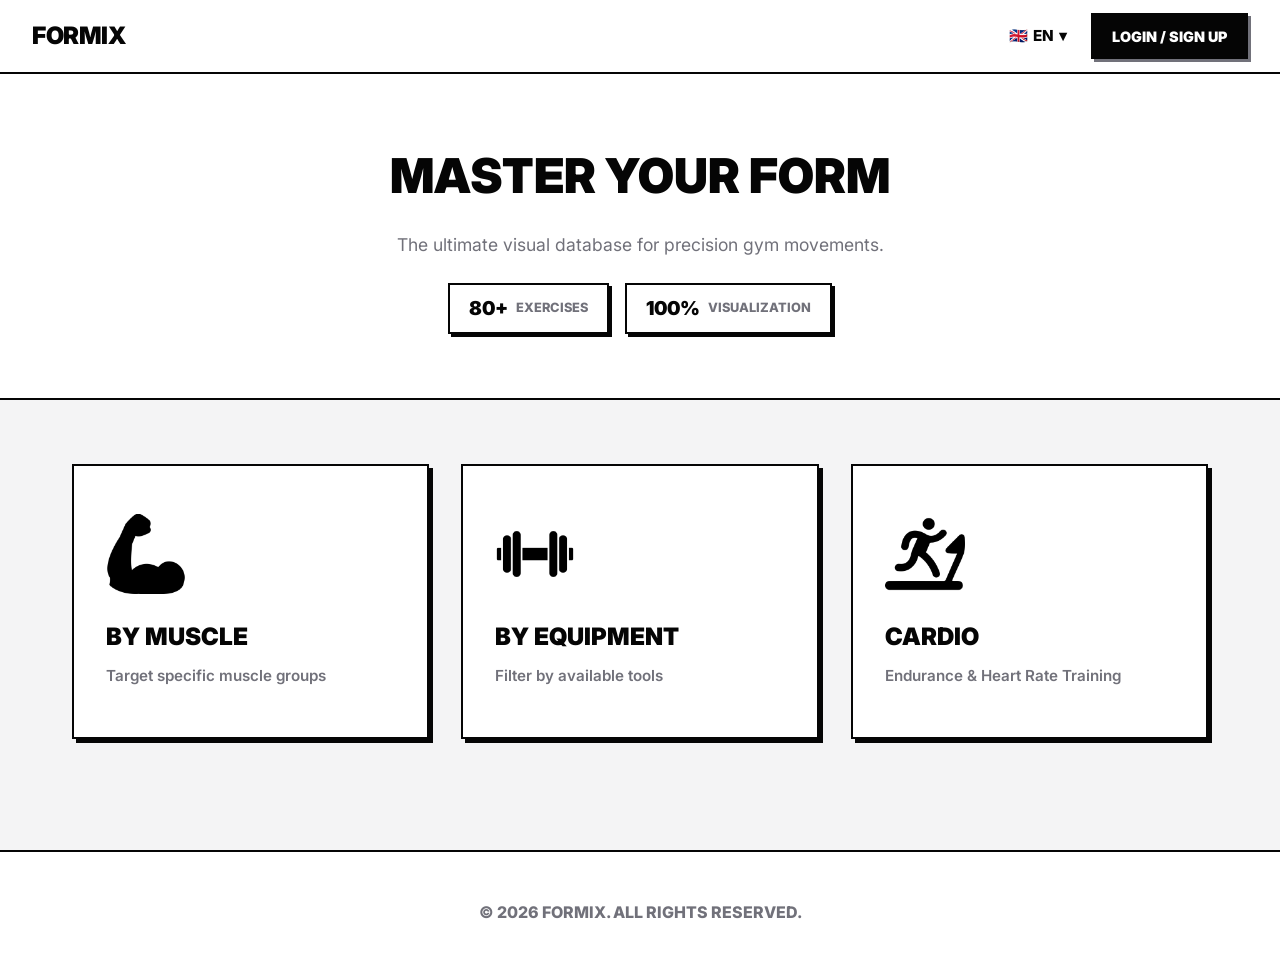
<file: index.html>
<!DOCTYPE html>
<html lang="en">
<head>
    <meta charset="UTF-8">
    <meta name="viewport" content="width=device-width, initial-scale=1.0">
    <link href="https://fonts.googleapis.com/css2?family=Inter:wght@300;400;600;800&display=swap" rel="stylesheet">
    <link rel="stylesheet" href="css/style.css">
    <link rel="icon" type="image/png" href="assets/mini-logo.png">
    <title>Formix</title>
</head>
<body>
    <nav class="navbar">
        <a href="index.html" class="logo">FORMIX</a>
        <div class="nav-right">
            <div class="lang-dropdown">
                <div class="lang-dropbtn"><span id="current-flag">🇬🇧</span> <span id="current-lang">EN</span> &#9662;</div>
                <div class="lang-dropdown-content">
                    <a href="javascript:void(0)" onclick="setLanguage('en')">🇬🇧 English</a>
                    <a href="javascript:void(0)" onclick="setLanguage('id')">🇮🇩 Indonesia</a>
                </div>
            </div>
            <div id="auth-container"></div>
        </div>
    </nav>
    <header class="hero">
        <div class="hero-content">
            <h1 data-i18n="hero_title">BUILD YOUR PERFECT ROUTINE</h1>
            <p data-i18n="hero_desc">A complete fitness platform featuring visual exercise guides and customizable workout tracking.</p>
            <div class="db-widget">
                <div class="db-stat"><span class="db-number">80+</span><span class="db-label" data-i18n="wdg_ex">Exercises</span></div>
                <div class="db-stat"><span class="db-number">100%</span><span class="db-label" data-i18n="wdg_vis">Visualization</span></div>
            </div>
        </div>
    </header>
    <main>
        <section class="selection-container fade-in">
            <a href="muscle.html" class="card">
                <div class="card-icon"><img src="assets/biceps.png" alt="Muscle"></div>
                <h2 data-i18n="nav_muscle">BY MUSCLE</h2>
                <p data-i18n="nav_muscle_desc">Target specific muscle groups</p>
                <div class="card-arrow">&rarr;</div>
            </a>
            <a href="equipment.html" class="card">
                <div class="card-icon"><img src="assets/dumbbells.png" alt="Equipment"></div>
                <h2 data-i18n="nav_equip">BY EQUIPMENT</h2>
                <p data-i18n="nav_equip_desc">Filter by available tools</p>
                <div class="card-arrow">&rarr;</div>
            </a>
            <a href="workouts.html?category=cardio" class="card">
                <div class="card-icon"><img src="assets/runner.png" alt="Cardio"></div>
                <h2 data-i18n="nav_cardio">CARDIO</h2>
                <p data-i18n="nav_cardio_desc">Endurance & Heart Rate Training</p>
                <div class="card-arrow">&rarr;</div>
            </a>
        </section>
    </main>
    <footer data-i18n="footer">&copy; 2026 FORMIX. All Rights Reserved.</footer>
    <script src="js/db/muscles.js"></script><script src="js/db/upper.js"></script><script src="js/db/lower.js"></script><script src="js/db/cardio.js"></script>
    <script src="js/lang.js"></script><script src="js/auth.js"></script><script src="js/app.js"></script>
</body>
</html>
</file>
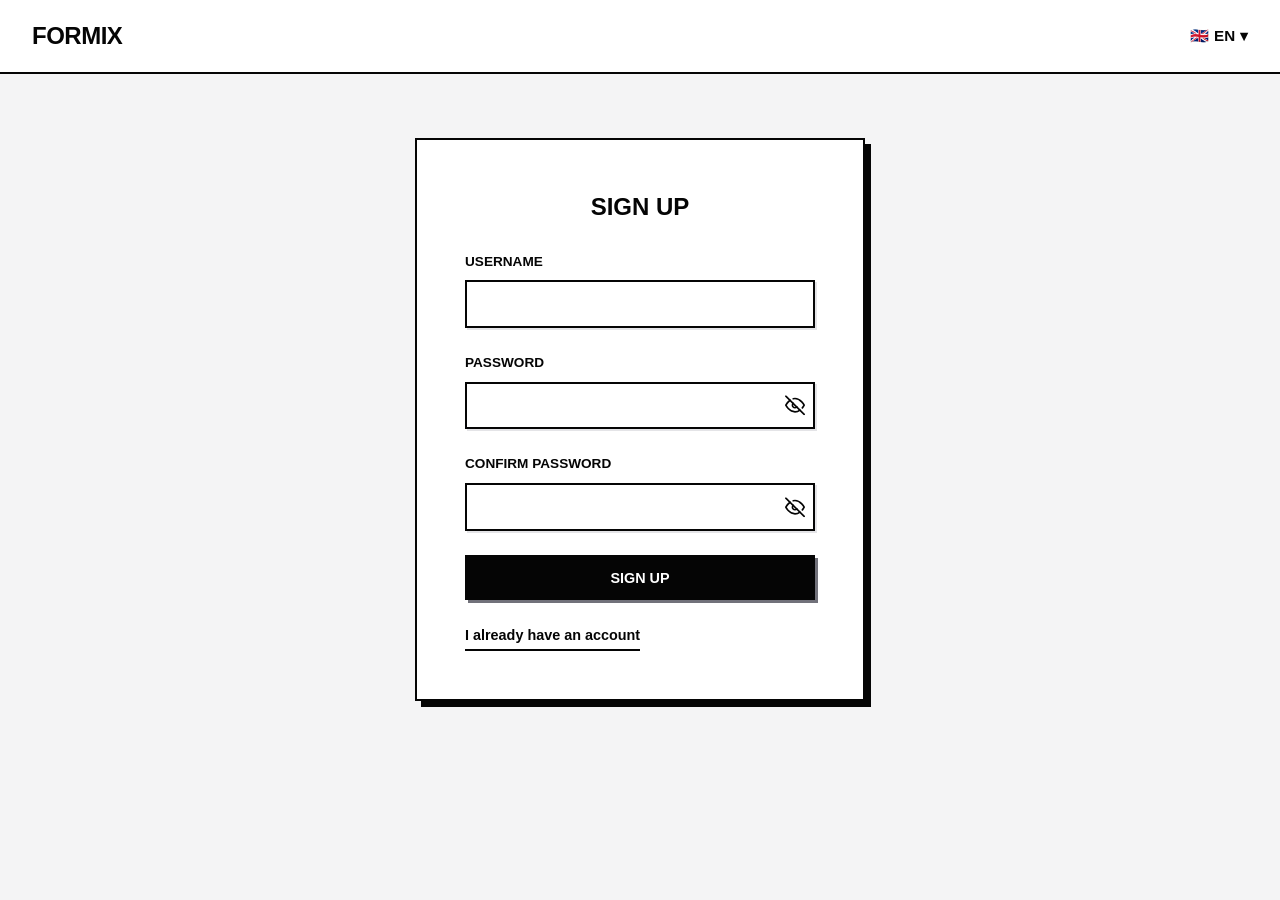
<file: account.html>
<!DOCTYPE html>
<html lang="en">
<head>
    <meta charset="UTF-8">
    <meta name="viewport" content="width=device-width, initial-scale=1.0">
    <link rel="stylesheet" href="css/style.css">
    <link rel="icon" type="image/png" href="assets/mini-logo.png">
    <title>Formix - My Account</title>
</head>
<body>
    <nav class="navbar"><a href="index.html" class="logo">FORMIX</a><div class="nav-right"><div class="lang-dropdown"><div class="lang-dropbtn"><span id="current-flag">🇬🇧</span> <span id="current-lang">EN</span> &#9662;</div><div class="lang-dropdown-content"><a href="javascript:void(0)" onclick="setLanguage('en')">🇬🇧 English</a><a href="javascript:void(0)" onclick="setLanguage('id')">🇮🇩 Indonesia</a></div></div><div id="auth-container"></div></div></nav>
    <header class="page-header">
        <a href="javascript:history.back()" class="header-back-btn" data-i18n="btn_back">&larr; Back</a>
        <h1 data-i18n="acc_title">ACCOUNT SETTINGS</h1>
    </header>
    <main>
        <!-- PROFILE EDIT -->
        <div class="account-container fade-in" style="margin-bottom:2rem;">
            <h3 data-i18n="acc_edit_prof" class="section-header" style="display:block; text-align:center; width:100%; border:none;">Edit Profile</h3>
            <form onsubmit="saveProfile(event)">
                <div class="form-group text-center">
                    <img id="prof-pic-preview" src="" style="width:120px; height:120px; display:none; border-radius:50%; object-fit:cover; margin:0 auto 1rem; border: 3px solid var(--black);">
                    <input type="file" id="prof-pic-file" accept="image/*" onchange="previewImage(event)" style="font-size:0.9rem;">
                </div>
                <div class="form-group"><label>Username</label><input type="text" id="prof-user" required></div>
                <button type="submit" class="btn-primary" data-i18n="btn_save" style="width:100%">Save Profile</button>
            </form>
            <hr style="margin:2rem 0; border:1px solid var(--gray-border);">
            <button onclick="deleteAccount()" class="btn-primary btn-danger" data-i18n="btn_delete" style="width:100%;">Delete Account</button>
        </div>

        <!-- PASSWORD CHANGE -->
        <div class="account-container fade-in">
            <button id="toggle-pwd-btn" class="btn-primary" onclick="togglePasswordForm()" style="width:100%;" data-i18n="acc_change_pwd">Change Password</button>
            <div id="pwd-form-container" style="display:none; margin-top:2rem;">
                <h3 data-i18n="acc_change_pwd" class="section-header" style="display:block; text-align:center; width:100%; border:none; margin-top:0;">Change Password</h3>
                <form onsubmit="changePassword(event)">
                    <div class="form-group">
                        <label data-i18n="acc_old_pwd">Old Password</label>
                        <div class="pwd-wrapper">
                            <input type="password" id="old-pass" required>
                            <button type="button" class="pwd-toggle" id="toggle-old-pass" onclick="togglePassword('old-pass', 'toggle-old-pass')">
                                <svg width="20" height="20" viewBox="0 0 24 24" fill="none" stroke="currentColor" stroke-width="2" stroke-linecap="round" stroke-linejoin="round"><path d="M17.94 17.94A10.07 10.07 0 0 1 12 20c-7 0-11-8-11-8a18.45 18.45 0 0 1 5.06-5.94M9.9 4.24A9.12 9.12 0 0 1 12 4c7 0 11 8 11 8a18.5 18.5 0 0 1-2.16 3.19m-6.72-1.07a3 3 0 1 1-4.24-4.24"></path><line x1="1" y1="1" x2="23" y2="23"></line></svg>
                            </button>
                        </div>
                    </div>
                    <div class="form-group">
                        <label data-i18n="acc_new_pwd">New Password</label>
                        <div class="pwd-wrapper">
                            <input type="password" id="new-pass" required oninput="document.getElementById('acc-pwd-hint').style.display='none'">
                            <button type="button" class="pwd-toggle" id="toggle-new-pass" onclick="togglePassword('new-pass', 'toggle-new-pass')">
                                <svg width="20" height="20" viewBox="0 0 24 24" fill="none" stroke="currentColor" stroke-width="2" stroke-linecap="round" stroke-linejoin="round"><path d="M17.94 17.94A10.07 10.07 0 0 1 12 20c-7 0-11-8-11-8a18.45 18.45 0 0 1 5.06-5.94M9.9 4.24A9.12 9.12 0 0 1 12 4c7 0 11 8 11 8a18.5 18.5 0 0 1-2.16 3.19m-6.72-1.07a3 3 0 1 1-4.24-4.24"></path><line x1="1" y1="1" x2="23" y2="23"></line></svg>
                            </button>
                        </div>
                        <small id="acc-pwd-hint" style="display:none; margin-top:5px; font-size:0.75rem; font-weight: 600;" data-i18n="pwd_hint">Min 9 chars, 1 uppercase, 1 lowercase, 1 number.</small>
                    </div>
                    <div class="form-group">
                        <label data-i18n="acc_conf_pwd">Confirm New Password</label>
                        <div class="pwd-wrapper">
                            <input type="password" id="conf-pass" required>
                            <button type="button" class="pwd-toggle" id="toggle-conf-pass" onclick="togglePassword('conf-pass', 'toggle-conf-pass')">
                                <svg width="20" height="20" viewBox="0 0 24 24" fill="none" stroke="currentColor" stroke-width="2" stroke-linecap="round" stroke-linejoin="round"><path d="M17.94 17.94A10.07 10.07 0 0 1 12 20c-7 0-11-8-11-8a18.45 18.45 0 0 1 5.06-5.94M9.9 4.24A9.12 9.12 0 0 1 12 4c7 0 11 8 11 8a18.5 18.5 0 0 1-2.16 3.19m-6.72-1.07a3 3 0 1 1-4.24-4.24"></path><line x1="1" y1="1" x2="23" y2="23"></line></svg>
                            </button>
                        </div>
                    </div>
                    <button type="submit" class="btn-primary" data-i18n="btn_save" style="width:100%">Save Password</button>
                </form>
            </div>
        </div>
    </main>
    <script src="js/lang.js"></script><script src="js/auth.js"></script>
    <script>
        let uploadedPicBase64 = "";
        document.addEventListener("DOMContentLoaded", () => {
            const u = JSON.parse(localStorage.getItem('formix_currentUser'));
            if(!u) window.location.href = 'signup.html';
            document.getElementById('prof-user').value = u.username;
            if(u.profilePic) {
                document.getElementById('prof-pic-preview').src = u.profilePic;
                document.getElementById('prof-pic-preview').style.display = 'block';
                uploadedPicBase64 = u.profilePic;
            }
        });
        function togglePasswordForm() {
            const container = document.getElementById('pwd-form-container');
            const btn = document.getElementById('toggle-pwd-btn');
            container.style.display = 'block';
            btn.style.display = 'none';
        }
        function previewImage(event) {
            const file = event.target.files[0];
            if(file) {
                const reader = new FileReader();
                reader.onload = function(e) {
                    uploadedPicBase64 = e.target.result;
                    document.getElementById('prof-pic-preview').src = uploadedPicBase64;
                    document.getElementById('prof-pic-preview').style.display = 'block';
                }
                reader.readAsDataURL(file);
            }
        }
        function saveProfile(e) {
            e.preventDefault();
            let u = JSON.parse(localStorage.getItem('formix_currentUser'));
            const users = JSON.parse(localStorage.getItem('formix_users'));
            const newUsername = document.getElementById('prof-user').value;
            if (newUsername !== u.username && users[newUsername]) return alert("Username already exists!");
            delete users[u.username];
            u.username = newUsername;
            u.profilePic = uploadedPicBase64;
            users[u.username] = u;
            localStorage.setItem('formix_users', JSON.stringify(users));
            localStorage.setItem('formix_currentUser', JSON.stringify(u));
            alert("Profile Updated!"); location.reload();
        }
        function changePassword(e) {
            e.preventDefault();
            let u = JSON.parse(localStorage.getItem('formix_currentUser'));
            const users = JSON.parse(localStorage.getItem('formix_users'));
            const oldP = document.getElementById('old-pass').value;
            const newP = document.getElementById('new-pass').value;
            const confP = document.getElementById('conf-pass').value;
            if(oldP !== u.password) return alert("Incorrect Old Password!");
            if(newP !== confP) return alert("New passwords do not match!");
            
            if(!validatePasswordStrength(newP, 'acc-pwd-hint')) return;
            
            u.password = newP;
            users[u.username] = u;
            localStorage.setItem('formix_users', JSON.stringify(users));
            localStorage.setItem('formix_currentUser', JSON.stringify(u));
            alert("Password Changed Successfully!");
            document.getElementById('old-pass').value = ''; document.getElementById('new-pass').value = ''; document.getElementById('conf-pass').value = '';
            document.getElementById('pwd-form-container').style.display = 'none';
            document.getElementById('toggle-pwd-btn').style.display = 'block';
        }
        function deleteAccount() {
            if(confirm("Are you sure? This cannot be undone.")) {
                const u = JSON.parse(localStorage.getItem('formix_currentUser'));
                const users = JSON.parse(localStorage.getItem('formix_users'));
                delete users[u.username];
                localStorage.setItem('formix_users', JSON.stringify(users));
                logout();
            }
        }
    </script>
</body>
</html>
</file>
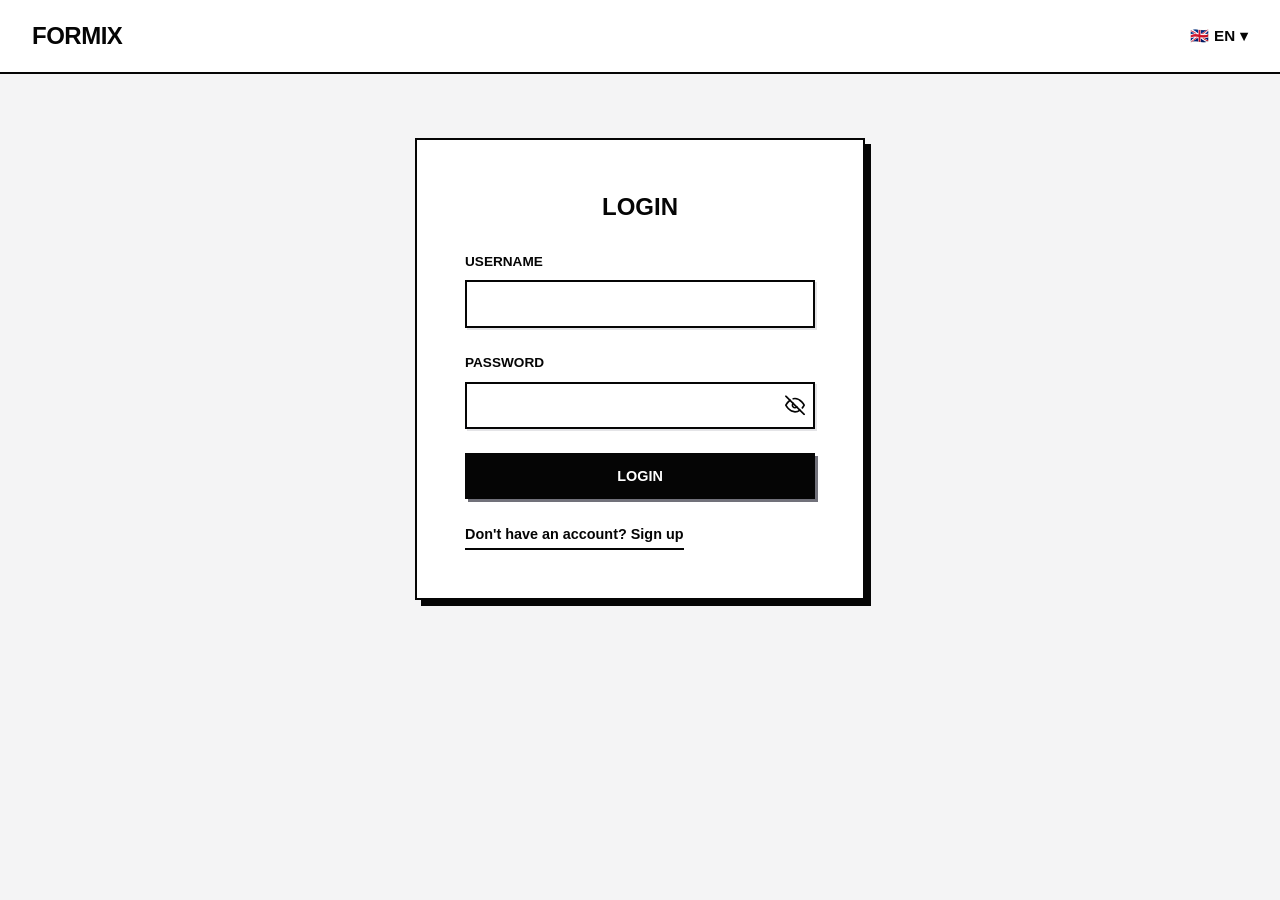
<file: active-workout.html>
<!DOCTYPE html>
<html lang="en">
<head>
    <meta charset="UTF-8">
    <meta name="viewport" content="width=device-width, initial-scale=1.0">
    <link href="https://fonts.googleapis.com/css2?family=Inter:wght@300;400;600;800;900&display=swap" rel="stylesheet">
    <link rel="stylesheet" href="css/style.css">
    <link rel="icon" type="image/png" href="assets/mini-logo.png">
    <title>Formix - Active Session</title>
</head>
<body>
    <nav class="navbar">
        <a href="index.html" class="logo">FORMIX</a>
        <a href="#" onclick="attemptExit(event)" class="btn-primary btn-danger" style="margin:0; box-shadow:none;">&larr; LEAVE SESSION</a>
    </nav>
    
    <div style="padding: 1.5rem 2rem 0; max-width: 800px; margin: 0 auto;">
        <div style="display:flex; justify-content:space-between; font-weight:900; color:var(--black); margin-bottom:5px;">
            <span>PROGRESS</span>
            <span id="progress-text">0%</span>
        </div>
        <div class="progress-container"><div class="progress-bar" id="progress-fill"></div></div>
    </div>

    <main style="padding-top: 1rem; display:flex; flex-direction:column; align-items:center;">
        <div class="active-workout-display fade-in" style="width: 100%; max-width: 800px;">
            <div id="aw-media-container" style="margin-bottom: 2rem;">
                <img id="aw-img" src="" style="width:100%; max-height:400px; object-fit:contain; border:2px solid var(--black); border-radius: 0; box-shadow: 4px 4px 0px var(--black);">
            </div>
            <h2 id="aw-name" class="active-exercise-name">LOADING...</h2>
            <div id="aw-target" class="active-exercise-target" style="border-radius:0;">--</div>
            
            <div id="active-controls" class="active-controls-panel">
                <!-- Injeksi JS -->
            </div>
            
            <div style="display:flex; justify-content:center; gap: 1rem; margin-top:2rem;">
                <button class="btn-primary" id="btn-prev" onclick="navExercise(-1)" disabled style="background:var(--gray-text); border-color:var(--gray-text);">&larr; PREVIOUS</button>
                <button class="btn-primary" id="btn-next" onclick="navExercise(1)">NEXT EXERCISE &rarr;</button>
                <button class="btn-primary btn-success" id="btn-finish" style="display:none; width:100%; font-size:1.2rem; padding:1.2rem;" onclick="completeWorkout()">COMPLETE WORKOUT ✓</button>
            </div>
        </div>
    </main>

    <!-- MODAL PERINGATAN KELUAR -->
    <div id="exitModal" class="modal">
        <div class="modal-content text-center">
            <h2 style="color:var(--black);">WAIT!</h2>
            <p style="font-weight:800; font-size:1.2rem;">You haven't finished your session.</p>
            <p>Are you sure you want to leave and save this workout as incomplete in your history log?</p>
            <div class="modal-actions">
                <button class="btn-primary btn-danger" onclick="confirmExit()">YES, LEAVE</button>
                <button class="btn-primary" onclick="closeExitModal()">CANCEL</button>
            </div>
        </div>
    </div>

    <!-- MODAL FINISH -->
    <div id="finishModal" class="modal">
        <div class="modal-content text-center">
            <h2 style="font-size:2.5rem; border-bottom:3px solid var(--black);">OUTSTANDING!</h2>
            <p style="font-size:1.1rem; color:var(--black); font-weight:800; margin-top:1.5rem;">You have successfully conquered all exercises in this routine.</p>
            <button class="btn-primary btn-success" onclick="window.location.href='workout-log.html'" style="margin-top:2rem; width:100%; font-size:1.1rem;">SAVE & RETURN TO LOG</button>
        </div>
    </div>

    <script src="js/db/muscles.js"></script><script src="js/db/upper.js"></script><script src="js/db/lower.js"></script><script src="js/db/cardio.js"></script>
    <script src="js/auth.js"></script>
    <script src="js/active-workout.js"></script>
</body>
</html>
</file>
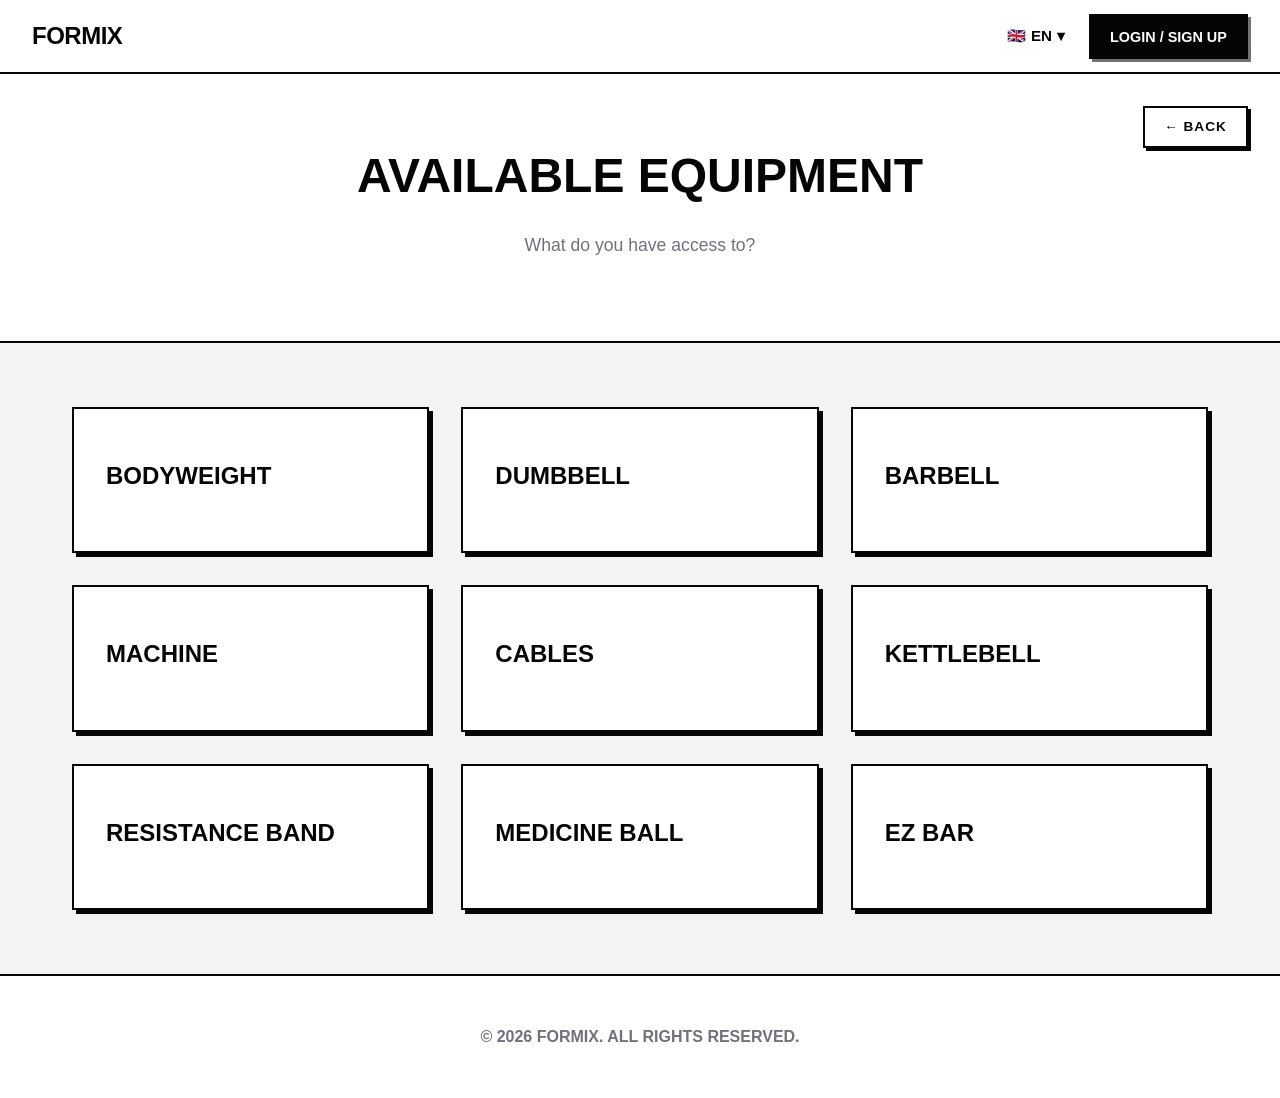
<file: equipment.html>
<!DOCTYPE html>
<html lang="en">
<head>
    <meta charset="UTF-8">
    <meta name="viewport" content="width=device-width, initial-scale=1.0">
    <link rel="stylesheet" href="css/style.css">
    <link rel="icon" type="image/png" href="assets/mini-logo.png">
    <title>Formix - Equipment</title>
</head>
<body>
    <nav class="navbar"><a href="index.html" class="logo">FORMIX</a><div class="nav-right"><div class="lang-dropdown"><div class="lang-dropbtn"><span id="current-flag">🇬🇧</span> <span id="current-lang">EN</span> &#9662;</div><div class="lang-dropdown-content"><a href="javascript:void(0)" onclick="setLanguage('en')">🇬🇧 English</a><a href="javascript:void(0)" onclick="setLanguage('id')">🇮🇩 Indonesia</a></div></div><div id="auth-container"></div></div></nav>
    <header class="page-header">
        <a href="javascript:history.back()" class="header-back-btn" data-i18n="btn_back">&larr; Back</a>
        <h1 data-i18n="page_equip_title">AVAILABLE EQUIPMENT</h1>
        <p data-i18n="page_equip_desc">What do you have access to?</p>
    </header>
    <main><div id="equipment-list" class="grid-container fade-in"></div></main>
    <footer data-i18n="footer">&copy; 2026 FORMIX. All Rights Reserved.</footer>
    <script src="js/db/muscles.js"></script><script src="js/db/upper.js"></script><script src="js/db/lower.js"></script><script src="js/db/cardio.js"></script>
    <script src="js/lang.js"></script><script src="js/auth.js"></script><script src="js/app.js"></script>
    <script>document.addEventListener("DOMContentLoaded", renderEquipmentList);</script>
</body>
</html>
</file>
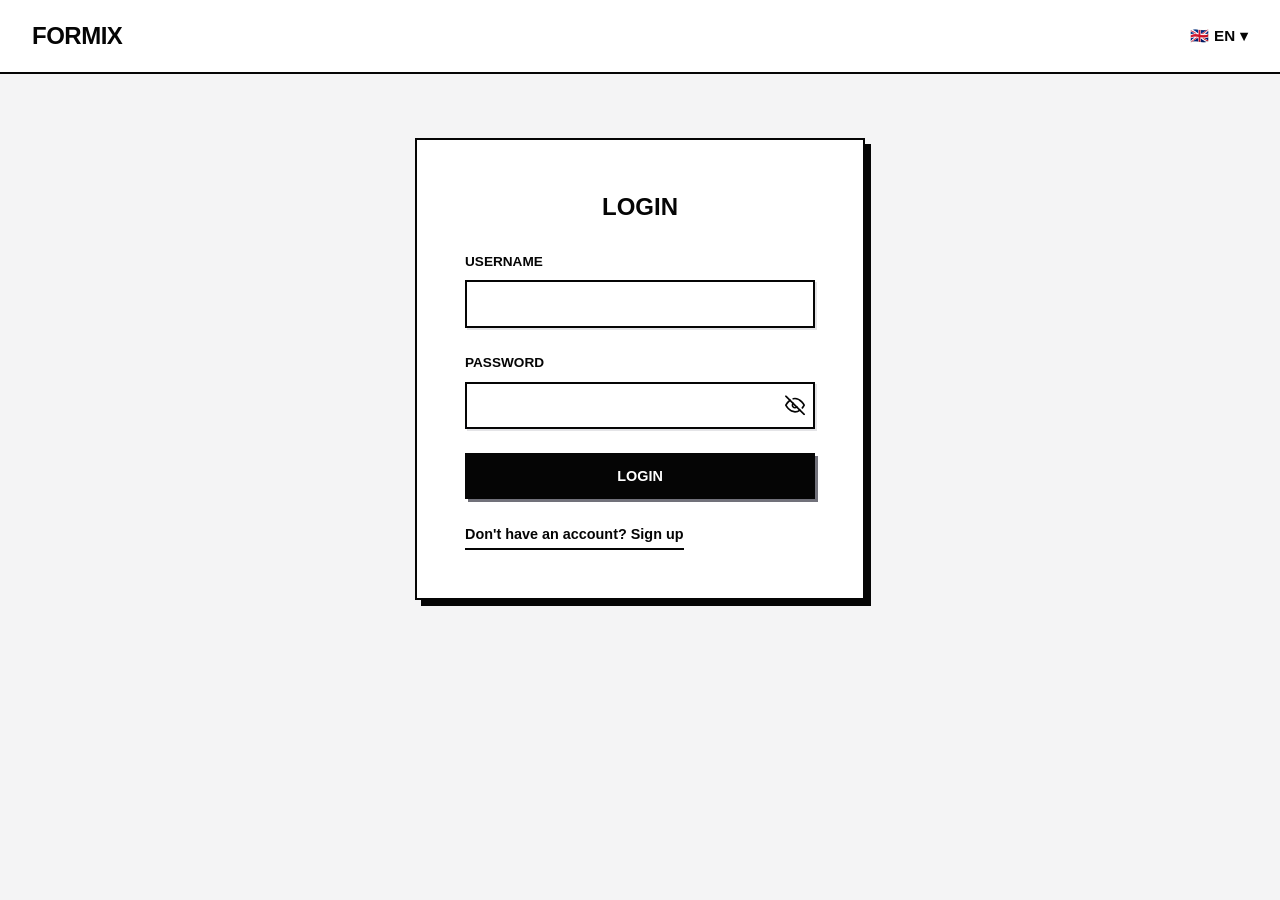
<file: login.html>
<!DOCTYPE html>
<html lang="en">
<head>
    <meta charset="UTF-8">
    <meta name="viewport" content="width=device-width, initial-scale=1.0">
    <link rel="stylesheet" href="css/style.css">
    <link rel="icon" type="image/png" href="assets/mini-logo.png">
    <title>Formix - Login</title>
</head>
<body>
    <nav class="navbar"><a href="index.html" class="logo">FORMIX</a><div class="nav-right"><div class="lang-dropdown"><div class="lang-dropbtn"><span id="current-flag">🇬🇧</span> <span id="current-lang">EN</span> &#9662;</div><div class="lang-dropdown-content"><a href="javascript:void(0)" onclick="setLanguage('en')">🇬🇧 English</a><a href="javascript:void(0)" onclick="setLanguage('id')">🇮🇩 Indonesia</a></div></div></div></nav>
    <main style="display:flex; justify-content:center; align-items:center;">
        <div class="auth-container fade-in">
            <h2 data-i18n="auth_login">LOGIN</h2>
            <form onsubmit="handleLogin(event)">
                <div class="form-group"><label>Username</label><input type="text" id="log-user" required></div>
                <div class="form-group">
                    <label>Password</label>
                    <div class="pwd-wrapper">
                        <input type="password" id="log-pass" required>
                        <button type="button" class="pwd-toggle" id="toggle-log-pass" onclick="togglePassword('log-pass', 'toggle-log-pass')">
                            <svg width="20" height="20" viewBox="0 0 24 24" fill="none" stroke="currentColor" stroke-width="2" stroke-linecap="round" stroke-linejoin="round"><path d="M17.94 17.94A10.07 10.07 0 0 1 12 20c-7 0-11-8-11-8a18.45 18.45 0 0 1 5.06-5.94M9.9 4.24A9.12 9.12 0 0 1 12 4c7 0 11 8 11 8a18.5 18.5 0 0 1-2.16 3.19m-6.72-1.07a3 3 0 1 1-4.24-4.24"></path><line x1="1" y1="1" x2="23" y2="23"></line></svg>
                        </button>
                    </div>
                </div>
                <button type="submit" class="btn-primary" style="width:100%" data-i18n="auth_login">LOGIN</button>
            </form>
            <div style="text-align: left;"><a href="signup.html" class="auth-link" data-i18n="auth_no_acc">Don't have an account? Sign up</a></div>
        </div>
    </main>
    <script src="js/lang.js"></script><script src="js/auth.js"></script>
</body>
</html>
</file>
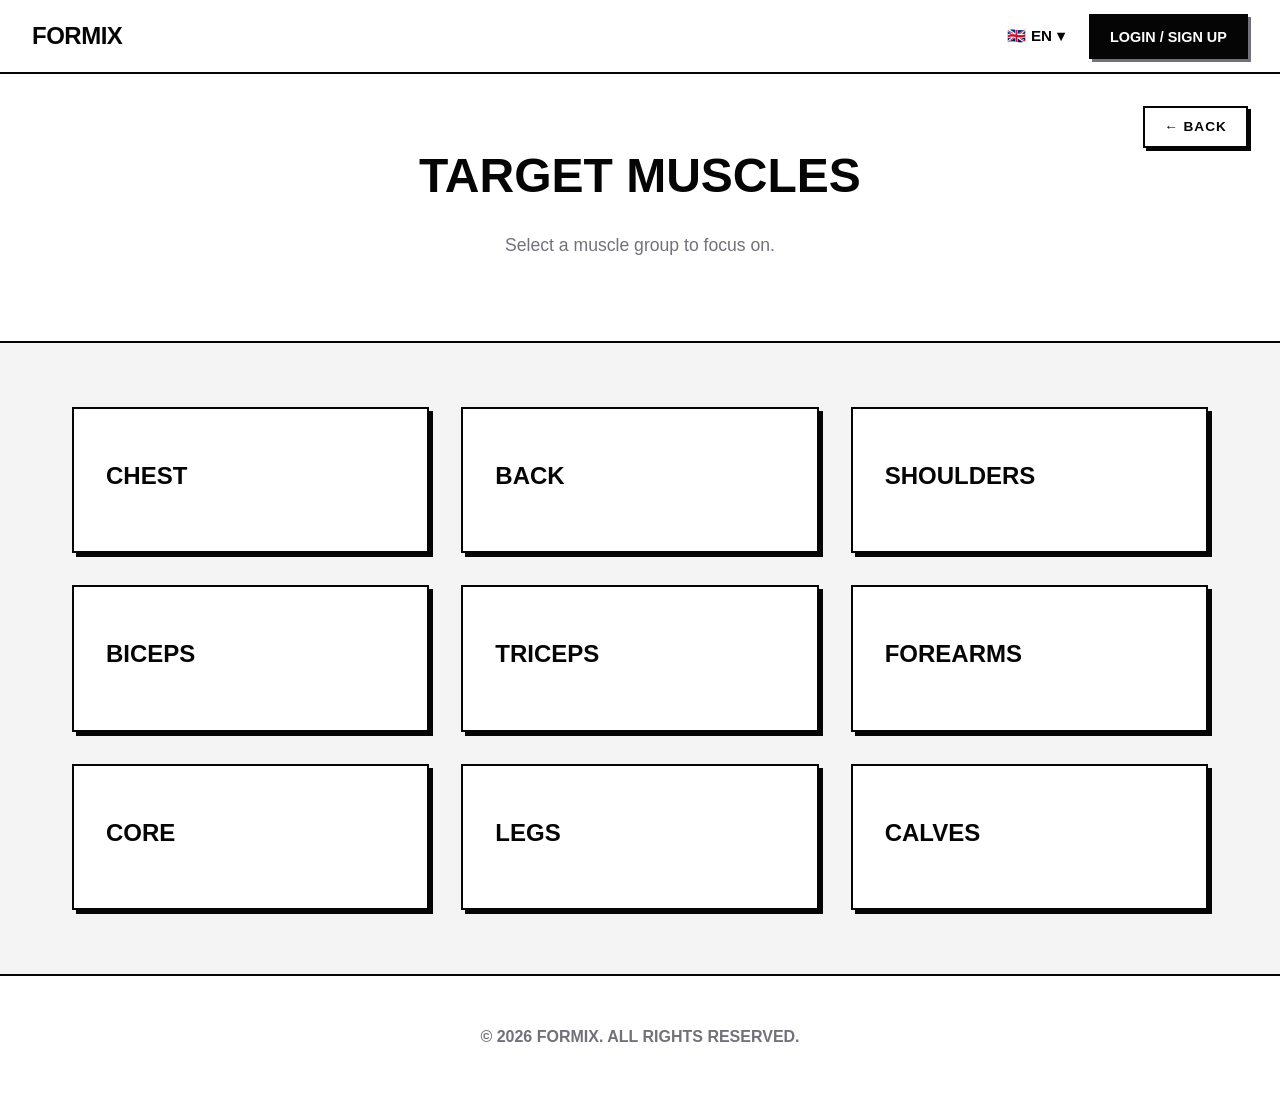
<file: muscle.html>
<!DOCTYPE html>
<html lang="en">
<head>
    <meta charset="UTF-8">
    <meta name="viewport" content="width=device-width, initial-scale=1.0">
    <link rel="stylesheet" href="css/style.css">
    <link rel="icon" type="image/png" href="assets/mini-logo.png">
    <title>Formix - Muscles</title>
</head>
<body>
    <nav class="navbar"><a href="index.html" class="logo">FORMIX</a><div class="nav-right"><div class="lang-dropdown"><div class="lang-dropbtn"><span id="current-flag">🇬🇧</span> <span id="current-lang">EN</span> &#9662;</div><div class="lang-dropdown-content"><a href="javascript:void(0)" onclick="setLanguage('en')">🇬🇧 English</a><a href="javascript:void(0)" onclick="setLanguage('id')">🇮🇩 Indonesia</a></div></div><div id="auth-container"></div></div></nav>
    <header class="page-header">
        <a href="javascript:history.back()" class="header-back-btn" data-i18n="btn_back">&larr; Back</a>
        <h1 data-i18n="page_muscle_title">TARGET MUSCLES</h1>
        <p data-i18n="page_muscle_desc">Select a muscle group to focus on.</p>
    </header>
    <main><div id="muscle-list"></div></main>
    <footer data-i18n="footer">&copy; 2026 FORMIX. All Rights Reserved.</footer>
    <script src="js/db/muscles.js"></script><script src="js/db/upper.js"></script><script src="js/db/lower.js"></script><script src="js/db/cardio.js"></script>
    <script src="js/lang.js"></script><script src="js/auth.js"></script><script src="js/app.js"></script>
    <script>document.addEventListener("DOMContentLoaded", renderMuscleList);</script>
</body>
</html>
</file>
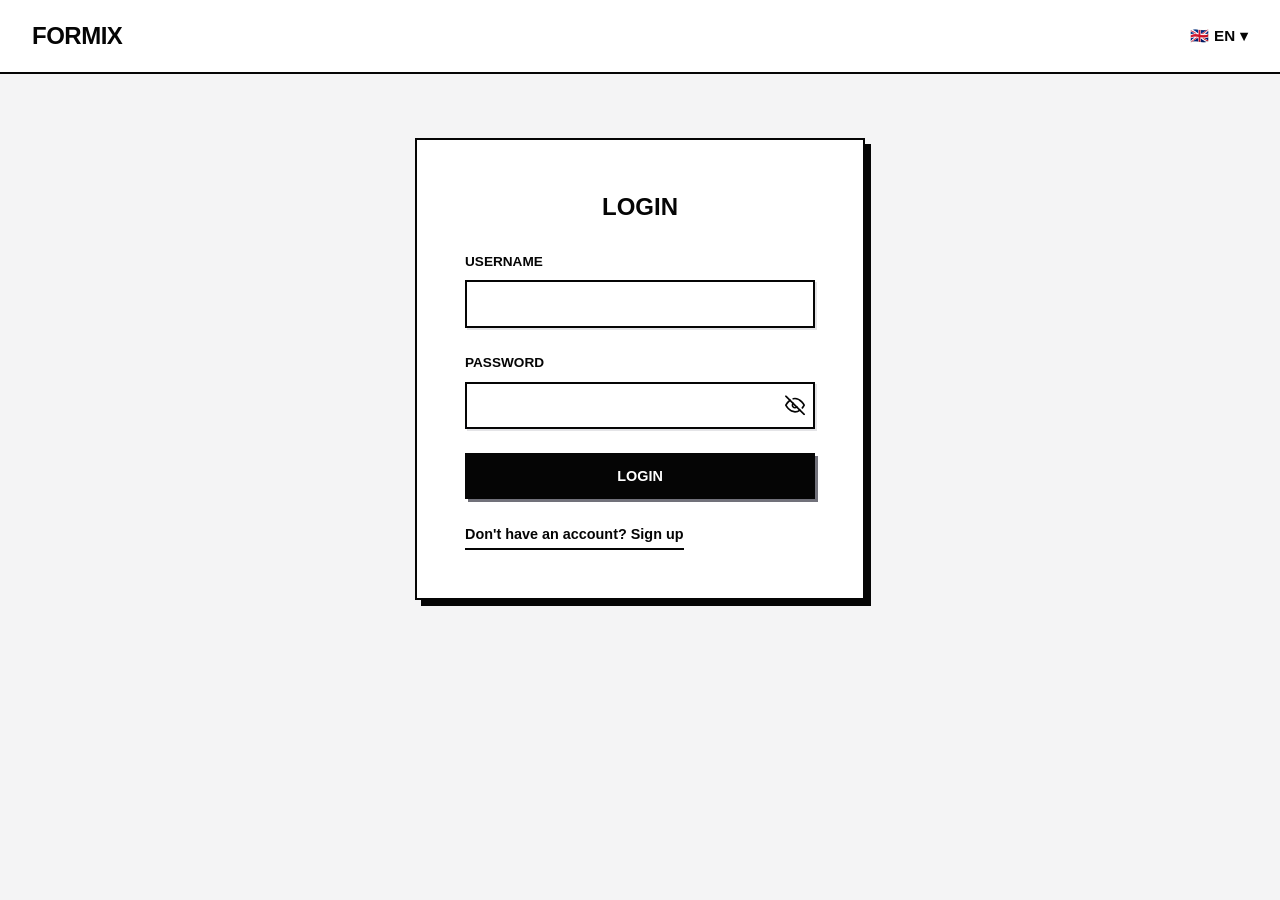
<file: my-workout.html>
<!DOCTYPE html>
<html lang="en">
<head>
    <meta charset="UTF-8">
    <meta name="viewport" content="width=device-width, initial-scale=1.0">
    <link href="https://fonts.googleapis.com/css2?family=Inter:wght@300;400;600;800;900&display=swap" rel="stylesheet">
    <link rel="stylesheet" href="css/style.css">
    <link rel="icon" type="image/png" href="assets/mini-logo.png">
    <title>Formix - My Workouts</title>
</head>
<body>
    <nav class="navbar">
        <a href="index.html" class="logo">FORMIX</a>
        <div class="nav-right"><div id="auth-container"></div></div>
    </nav>
    <header class="page-header">
        <a href="javascript:history.back()" class="header-back-btn">&larr; Back</a>
        <h1>MY WORKOUTS</h1>
        <p>Manage and customize your personal training programs.</p>
    </header>
    
    <main style="padding: 0;">
        <div class="dashboard-layout fade-in">
            <aside class="sidebar">
                <a href="my-workout.html" class="active">My Workouts</a>
                <a href="workout-log.html">Workout Log</a>
            </aside>
            
            <div class="dashboard-content">
                <div class="cw-header">
                    <h2>YOUR ROUTINES</h2>
                    <button class="btn-primary" onclick="openCreateModal()">+ Create Workout</button>
                </div>
                <div id="my-workout-list"></div>
            </div>
        </div>
    </main>

    <!-- Modal Form CRUD (Drag and Drop UI) -->
    <div id="createModal" class="modal">
        <div class="modal-content">
            <span class="close-modal" onclick="closeModal()">&times;</span>
            <h2 id="modal-title">Create Workout</h2>
            <div class="form-group"><label>Workout Name</label><input type="text" id="cw-name"></div>
            
            <div class="form-group" style="background:var(--gray-light); padding:1rem; border:2px solid var(--black);">
                <div class="filter-row">
                    <input type="text" id="filter-name" placeholder="Search name..." oninput="filterModalExercises()">
                    <select id="filter-muscle" onchange="filterModalExercises()"><option value="all">All Muscles</option></select>
                    <select id="filter-equip" onchange="filterModalExercises()"><option value="all">All Equipments</option></select>
                </div>
                <div id="modal-ex-list" class="ex-list-modal"></div>
                
                <div id="ex-config" style="display:none; margin-top:1rem; padding-top:1rem; border-top:2px dashed var(--gray-border);">
                    <h4 id="selected-ex-name" style="margin:0 0 1rem; color:var(--black); font-weight:900; text-transform:uppercase;"></h4>
                    <select id="ex-type" onchange="toggleExType()" style="margin-bottom:1rem;">
                        <option value="reps">Repetitions (Reps x Rounds)</option>
                        <option value="timer">Timer (Seconds x Laps)</option>
                    </select>
                    <div id="reps-config" style="display:flex; gap:0.5rem; align-items:center;">
                        <input type="number" id="ex-reps" placeholder="Reps" min="1"> x 
                        <input type="number" id="ex-rounds" placeholder="Rounds" min="1">
                    </div>
                    <div id="timer-config" style="display:none; gap:0.5rem; align-items:center;">
                        <input type="number" id="ex-timer" placeholder="Seconds" min="1"> x
                        <input type="number" id="ex-laps" placeholder="Laps" min="1">
                    </div>
                    <button class="btn-primary" type="button" onclick="addExerciseToPlan()" style="margin-top:1.5rem; width:100%;">+ Add to Plan</button>
                </div>
            </div>

            <!-- Teks Label telah dibersihkan -->
            <ul id="temp-exercises" style="margin-bottom:2rem; padding-left:0; list-style:none;"></ul>
            <button class="btn-primary" onclick="saveCustomWorkout()" style="width:100%;">Save Program</button>
        </div>
    </div>

    <footer>&copy; 2026 FORMIX. All Rights Reserved.</footer>

    <script src="js/db/muscles.js"></script><script src="js/db/upper.js"></script><script src="js/db/lower.js"></script><script src="js/db/cardio.js"></script>
    <script src="js/auth.js"></script>
    <script src="js/my-workout.js"></script>
</body>
</html>
</file>
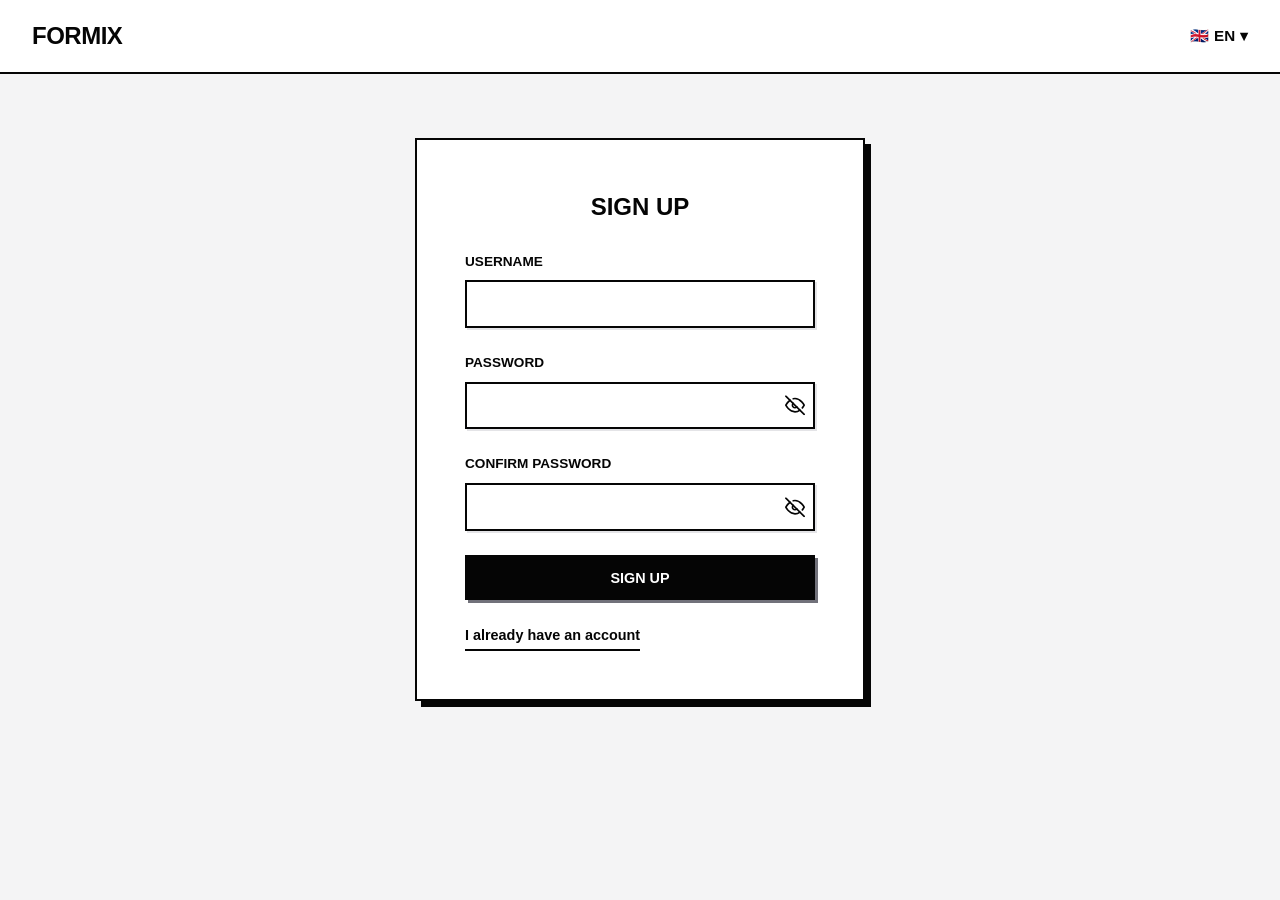
<file: signup.html>
<!DOCTYPE html>
<html lang="en">
<head>
    <meta charset="UTF-8">
    <meta name="viewport" content="width=device-width, initial-scale=1.0">
    <link rel="stylesheet" href="css/style.css">
    <link rel="icon" type="image/png" href="assets/mini-logo.png">
    <title>Formix - Sign Up</title>
</head>
<body>
    <nav class="navbar"><a href="index.html" class="logo">FORMIX</a><div class="nav-right"><div class="lang-dropdown"><div class="lang-dropbtn"><span id="current-flag">🇬🇧</span> <span id="current-lang">EN</span> &#9662;</div><div class="lang-dropdown-content"><a href="javascript:void(0)" onclick="setLanguage('en')">🇬🇧 English</a><a href="javascript:void(0)" onclick="setLanguage('id')">🇮🇩 Indonesia</a></div></div></div></nav>
    <main style="display:flex; justify-content:center; align-items:center;">
        <div class="auth-container fade-in">
            <h2 data-i18n="auth_signup">SIGN UP</h2>
            <form onsubmit="handleSignup(event)">
                <div class="form-group"><label>Username</label><input type="text" id="sign-user" required></div>
                <div class="form-group">
                    <label>Password</label>
                    <div class="pwd-wrapper">
                        <input type="password" id="sign-pass" required oninput="document.getElementById('sign-pwd-hint').style.display='none'">
                        <button type="button" class="pwd-toggle" id="toggle-sign-pass" onclick="togglePassword('sign-pass', 'toggle-sign-pass')">
                            <svg width="20" height="20" viewBox="0 0 24 24" fill="none" stroke="currentColor" stroke-width="2" stroke-linecap="round" stroke-linejoin="round"><path d="M17.94 17.94A10.07 10.07 0 0 1 12 20c-7 0-11-8-11-8a18.45 18.45 0 0 1 5.06-5.94M9.9 4.24A9.12 9.12 0 0 1 12 4c7 0 11 8 11 8a18.5 18.5 0 0 1-2.16 3.19m-6.72-1.07a3 3 0 1 1-4.24-4.24"></path><line x1="1" y1="1" x2="23" y2="23"></line></svg>
                        </button>
                    </div>
                    <small id="sign-pwd-hint" style="display:none; margin-top:5px; font-size:0.75rem; font-weight: 600;" data-i18n="pwd_hint">Min 9 chars, 1 uppercase, 1 lowercase, 1 number.</small>
                </div>
                <div class="form-group">
                    <label data-i18n="auth_conf_pwd">Confirm Password</label>
                    <div class="pwd-wrapper">
                        <input type="password" id="sign-pass-confirm" required>
                        <button type="button" class="pwd-toggle" id="toggle-sign-pass-conf" onclick="togglePassword('sign-pass-confirm', 'toggle-sign-pass-conf')">
                            <svg width="20" height="20" viewBox="0 0 24 24" fill="none" stroke="currentColor" stroke-width="2" stroke-linecap="round" stroke-linejoin="round"><path d="M17.94 17.94A10.07 10.07 0 0 1 12 20c-7 0-11-8-11-8a18.45 18.45 0 0 1 5.06-5.94M9.9 4.24A9.12 9.12 0 0 1 12 4c7 0 11 8 11 8a18.5 18.5 0 0 1-2.16 3.19m-6.72-1.07a3 3 0 1 1-4.24-4.24"></path><line x1="1" y1="1" x2="23" y2="23"></line></svg>
                        </button>
                    </div>
                </div>
                <button type="submit" class="btn-primary" style="width:100%" data-i18n="auth_signup">SIGN UP</button>
            </form>
            <div style="text-align: left;"><a href="login.html" class="auth-link" data-i18n="auth_have_acc">I already have an account</a></div>
        </div>
    </main>
    <script src="js/lang.js"></script><script src="js/auth.js"></script>
</body>
</html>
</file>
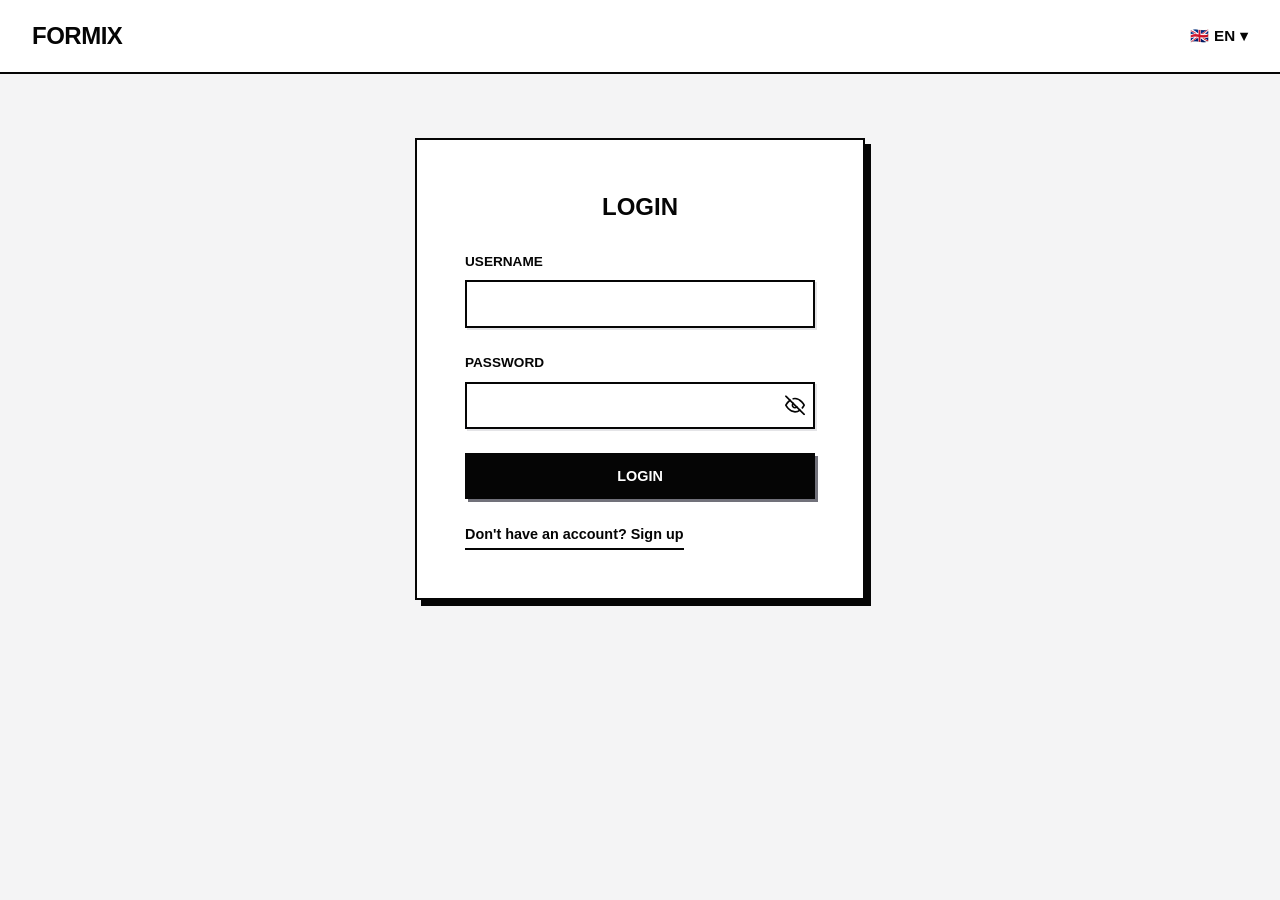
<file: workout-log.html>
<!DOCTYPE html>
<html lang="en">
<head>
    <meta charset="UTF-8">
    <meta name="viewport" content="width=device-width, initial-scale=1.0">
    <link href="https://fonts.googleapis.com/css2?family=Inter:wght@300;400;600;800;900&display=swap" rel="stylesheet">
    <link rel="stylesheet" href="css/style.css">
    <link rel="icon" type="image/png" href="assets/mini-logo.png">
    <title>Formix - Workout Log</title>
</head>
<body>
    <nav class="navbar">
        <a href="index.html" class="logo">FORMIX</a>
        <div class="nav-right"><div id="auth-container"></div></div>
    </nav>
    <header class="page-header">
        <a href="javascript:history.back()" class="header-back-btn">&larr; Back</a>
        <h1>WORKOUT LOG</h1>
        <p>Track multiple sessions, view history snapshots, and launch routines.</p>
    </header>
    
    <main style="padding: 0;">
        <div class="dashboard-layout fade-in">
            <aside class="sidebar">
                <a href="my-workout.html">My Workouts</a>
                <a href="workout-log.html" class="active">Workout Log</a>
            </aside>

            <div class="dashboard-content">
                <div class="log-layout">
                    <!-- KALENDER -->
                    <div class="calendar-container">
                        <div class="cal-header">
                            <button onclick="changeMonth(-1)">&#9664;</button>
                            <span id="month-year-display">JANUARY 2026</span>
                            <button onclick="changeMonth(1)">&#9654;</button>
                        </div>
                        <div class="cal-weekdays">
                            <div>SUN</div><div>MON</div><div>TUE</div><div>WED</div><div>THU</div><div>FRI</div><div>SAT</div>
                        </div>
                        <div class="cal-grid" id="calendar-grid"></div>
                    </div>

                    <!-- PANEL DETAIL LOG MULTI-SESI -->
                    <div class="log-details-panel">
                        <div id="history-log-status" style="margin-bottom: 2rem; display:none; flex-direction:column; gap:10px;">
                            <!-- Injeksi JS Log Multi-Sesi -->
                        </div>

                        <!-- DAFTAR WORKOUT UNTUK HARI INI -->
                        <div id="today-workout-list" style="display:none; flex-direction: column; flex-grow: 1;">
                            <h4 style="color:var(--black); font-weight:900; border-bottom:2px solid var(--black); padding-bottom:0.5rem; margin-bottom:1.5rem; text-transform:uppercase;">LAUNCH ROUTINE</h4>
                            <div id="programs-container" style="overflow-y:auto; flex-grow:1; max-height: 400px; padding-right:5px;">
                                <!-- Injeksi Daftar Start / Continue -->
                            </div>
                        </div>
                    </div>
                </div>
            </div>
        </div>
    </main>

    <!-- Modal Lihat Snapshot Riwayat -->
    <div id="snapshotModal" class="modal">
        <div class="modal-content">
            <span class="close-modal" onclick="document.getElementById('snapshotModal').style.display='none'">&times;</span>
            <h2 id="snapshot-title">WORKOUT SNAPSHOT</h2>
            <p style="text-align:left; font-size:0.9rem; color:var(--gray-text); margin-top:-1rem;">Historical data exactly as completed on that day.</p>
            <ul id="snapshot-list" style="list-style:none; padding:0; text-align:left; font-weight:800;"></ul>
        </div>
    </div>

    <footer>&copy; 2026 FORMIX. All Rights Reserved.</footer>
    <script src="js/auth.js"></script>
    <script src="js/workout-log.js"></script>
</body>
</html>
</file>
<file: css/style.css>
:root { 
    --black: #050505; 
    --white: #ffffff; 
    --gray-light: #f4f4f5; 
    --gray-border: #e4e4e7; 
    --gray-text: #71717a; 
    --primary: #050505; 
    --primary-hover: #333333;
    --success: #10b981; 
    --warning: #f59e0b; 
    --font-main: 'Inter', sans-serif; 
}

* { box-sizing: border-box; }
body { font-family: var(--font-main); background-color: var(--gray-light); color: var(--black); margin: 0; padding: 0; line-height: 1.6; }

/* NAVBAR & DROPDOWNS */
.navbar { display: flex; justify-content: space-between; align-items: center; padding: 1rem 2rem; background-color: var(--white); border-bottom: 2px solid var(--black); position: sticky; top: 0; z-index: 100; box-shadow: none; }
.logo { font-weight: 900; font-size: 1.5rem; letter-spacing: -0.5px; text-decoration: none; color: var(--black); display: flex; align-items: center; gap: 0.5rem; }
.logo img { width: 24px; height: 24px; }
.nav-right { display: flex; align-items: center; gap: 1.5rem; }

.lang-dropdown, .profile-dropdown { position: relative; display: inline-block; cursor: pointer; padding: 0.5rem 0; }
.lang-dropbtn { font-weight: 800; font-size: 0.95rem; display: flex; align-items: center; gap: 0.3rem; color: var(--black); }
.lang-dropdown-content, .profile-dropdown-content { display: none; position: absolute; right: 0; top: 100%; background-color: var(--white); min-width: 160px; box-shadow: 4px 4px 0px var(--black); border: 2px solid var(--black); z-index: 101; border-radius: 0; overflow: hidden; }
.lang-dropdown:hover .lang-dropdown-content, .profile-dropdown:hover .profile-dropdown-content { display: block; }
.lang-dropdown-content a, .profile-dropdown-content a { color: var(--black); padding: 12px 16px; text-decoration: none; display: block; font-size: 0.9rem; font-weight: 800; border-bottom: 1px solid var(--gray-border); transition: 0.2s; }
.lang-dropdown-content a:hover, .profile-dropdown-content a:hover { background-color: var(--black); color: var(--white); padding-left: 20px; }
.nav-profile-pic { width: 35px; height: 35px; border-radius: 50%; object-fit: cover; border: 2px solid var(--black); background: #eee; vertical-align: middle; }

/* BUTTONS */
.btn-primary { background: var(--black); color: var(--white); padding: 0.8rem 1.2rem; text-decoration: none; font-weight: 900; border-radius: 0; border: 2px solid var(--black); cursor: pointer; transition: 0.2s; text-align: center; font-family: inherit; font-size: 0.9rem; text-transform: uppercase; box-shadow: 3px 3px 0px var(--gray-text); }
.btn-primary:hover:not(:disabled) { transform: translateY(-2px); box-shadow: 5px 5px 0px var(--black); background: var(--primary-hover); }
.btn-primary:disabled { opacity: 0.5; cursor: not-allowed; box-shadow: none; transform: none; }
.btn-danger { background: #dc2626; color: white; border-color: #dc2626; box-shadow: 3px 3px 0px #7f1d1d; }
.btn-danger:hover:not(:disabled) { background: #b91c1c; box-shadow: 5px 5px 0px #7f1d1d; }
.btn-success { background: var(--success); color: white; border-color: var(--success); box-shadow: 3px 3px 0px #065f46; }
.btn-success:hover:not(:disabled) { background: #059669; box-shadow: 5px 5px 0px #065f46; }
.btn-warning { background: var(--warning); color: var(--white); border-color: var(--warning); box-shadow: none; }
.btn-warning:hover:not(:disabled) { background: #d97706; box-shadow: 4px 4px 0px var(--black); }
.btn-icon { background: var(--white); color: var(--black); border: 2px solid var(--black); padding: 0.5rem; cursor: pointer; border-radius: 0; transition: 0.2s; font-weight: bold; }
.btn-icon:hover:not(:disabled) { background: var(--black); color: var(--white); }
.btn-icon:disabled { opacity: 0.5; cursor: not-allowed; }
.btn-trash { background: transparent; color: var(--black); border: none; font-size: 1.2rem; cursor: pointer; transition: 0.2s; padding: 0.2rem; display: flex; align-items: center; justify-content: center; }
.btn-trash:hover { color: #dc2626; transform: scale(1.1); }
.btn-sm { padding: 0.6rem 1rem; font-size: 0.75rem; }

/* HEADERS */
.page-header, .hero { position: relative; text-align: center; padding: 4rem 1rem; background-color: var(--white); border-bottom: 2px solid var(--black); }
.header-back-btn { position: absolute; right: 2rem; top: 2rem; text-decoration: none; color: var(--black); font-weight: 900; text-transform: uppercase; font-size: 0.85rem; letter-spacing: 1px; transition: all 0.3s ease; border: 2px solid var(--black); padding: 0.5rem 1.2rem; background-color: var(--white); box-shadow: 3px 3px 0px var(--black); }
.header-back-btn:hover { transform: translate(-2px, -2px); box-shadow: 5px 5px 0px var(--black); background-color: var(--gray-light); }
.hero h1, .page-header h1 { font-weight: 900; font-size: 3rem; margin: 0; text-transform: uppercase; color: var(--black); }
.hero p, .page-header p { color: var(--gray-text); font-size: 1.1rem; margin-top: 1rem; }
.db-widget { display: flex; justify-content: center; gap: 1rem; margin-top: 1.5rem; flex-wrap: wrap; }
.db-stat { background: var(--white); border: 2px solid var(--black); padding: 0.5rem 1.2rem; display: flex; align-items: center; gap: 0.5rem; box-shadow: 3px 3px 0px var(--black); }
.db-number { font-weight: 900; color: var(--black); font-size: 1.2rem; }
.db-label { font-size: 0.8rem; font-weight: 800; text-transform: uppercase; color: var(--gray-text); }

/* DASHBOARD SIDEBAR LAYOUT */
.dashboard-layout { display: flex; flex-direction: column; max-width: 1200px; margin: 2rem auto; gap: 2rem; padding: 0 2rem; min-height: 60vh;}
@media(min-width: 850px) { .dashboard-layout { flex-direction: row; } }
.sidebar { width: 100%; display: flex; gap: 1rem; border-bottom: 2px solid var(--black); padding-bottom: 1rem; overflow-x: auto; }
@media(min-width: 850px) { .sidebar { width: 250px; flex-direction: column; border-bottom: none; border-right: 2px solid var(--black); padding-right: 1rem; padding-bottom: 0; } }
.sidebar a { display: block; padding: 1rem; color: var(--gray-text); text-decoration: none; font-weight: 800; text-transform: uppercase; transition: 0.2s; border: 2px solid transparent; white-space: nowrap; }
.sidebar a:hover { border-color: var(--black); color: var(--black); }
.sidebar a.active { background: var(--black); color: var(--white); border-color: var(--black); }
.dashboard-content { flex: 1; }

/* MAIN GRIDS & EXACT BOX SIZING */
main { padding: 4rem 2rem; max-width: 1200px; margin: 0 auto; min-height: 50vh; }
.grid-container, .selection-container { display: grid; grid-template-columns: repeat(3, 1fr); gap: 2rem; align-items: stretch; }
@media(max-width: 850px) { .grid-container, .selection-container { grid-template-columns: 1fr; } }
.section-header { font-size: 1.5rem; font-weight: 900; color: var(--black); margin: 2rem 0 1.5rem; text-transform: uppercase; border-bottom: 3px solid var(--black); display: inline-block; padding-bottom: 0.5rem; }

.card { background-color: var(--white); padding: 3rem 2rem; border: 2px solid var(--black); text-align: left; text-decoration: none; color: var(--black); display: flex; flex-direction: column; transition: 0.3s; position: relative; box-shadow: 4px 4px 0px var(--black); cursor: pointer; border-radius: 0; height: 100%; }
.card:hover { transform: translate(-4px, -4px); box-shadow: 8px 8px 0px var(--black); }
.card-icon { text-align: left; margin-bottom: 1.5rem; }
.card-icon img { width: 80px; height: 80px; object-fit: contain; display: block; }
.card h2 { font-weight: 900; font-size: 1.5rem; margin: 0 0 0.5rem 0; text-transform: uppercase; }
.card p { color: var(--gray-text); margin: 0; font-size: 0.95rem; font-weight: 600; flex-grow: 1; }
.card-arrow { position: absolute; bottom: 2rem; right: 2rem; font-size: 1.5rem; opacity: 0; transform: translateX(-10px); transition: all 0.3s ease; font-weight: bold; }
.card:hover .card-arrow { opacity: 1; transform: translateX(0); }

/* CALENDAR & WORKOUT LOG UI */
.log-layout { display: grid; grid-template-columns: 1fr 1fr; gap: 2rem; }
@media(max-width: 950px) { .log-layout { grid-template-columns: 1fr; } }
.calendar-container { background: var(--white); padding: 2rem; border: 2px solid var(--black); box-shadow: 6px 6px 0px var(--black); }
.cal-header { display: flex; justify-content: space-between; align-items: center; margin-bottom: 1.5rem; font-weight: 900; font-size: 1.5rem; color: var(--black); text-transform: uppercase; }
.cal-header button { background: none; border: none; font-size: 1.5rem; color: var(--black); cursor: pointer; font-weight: 900; transition: 0.2s; }
.cal-header button:hover { transform: scale(1.2); color: var(--primary); }
.cal-weekdays { display: grid; grid-template-columns: repeat(7, 1fr); text-align: center; font-weight: 800; color: var(--gray-text); margin-bottom: 1rem; font-size: 0.85rem; }
.cal-grid { display: grid; grid-template-columns: repeat(7, 1fr); gap: 8px; }
.cal-day { aspect-ratio: 1; display: flex; justify-content: center; align-items: center; font-weight: 800; cursor: pointer; transition: 0.2s; border: 2px solid transparent; font-size: 1.1rem; }
.cal-day:hover:not(.empty) { border-color: var(--black); }
.cal-day.empty { cursor: default; background: transparent; }
.cal-day.today { border: 2px dashed var(--black); color: var(--black); font-weight: 900; }
.cal-day.has-log { background-color: var(--black); color: white; border: 2px solid var(--black); } 
.cal-day.selected { transform: scale(1.1); box-shadow: 0 0 0 2px var(--white), 0 0 0 4px var(--black); z-index: 2; }

/* PANEL DETAIL LOG & SYMMETRICAL HISTORY ITEM */
.log-details-panel { background: var(--white); padding: 2rem; border: 2px solid var(--black); box-shadow: 4px 4px 0px var(--black); display: flex; flex-direction: column; }
.log-details-panel h3 { margin-top: 0; font-weight: 900; color: var(--black); border-bottom: 2px solid var(--black); padding-bottom: 1rem; text-transform: uppercase;}

.history-log-item { display: grid; grid-template-columns: 1fr 180px; border: 2px solid var(--black); background: var(--white); box-shadow: 4px 4px 0px var(--black); margin-bottom: 1rem; align-items: stretch; }
@media(max-width: 500px) { .history-log-item { grid-template-columns: 1fr; } .history-log-item .status-box { border-right: none; border-bottom: 2px solid var(--black); } }
.history-log-item .status-box { padding: 1rem 1.5rem; display: flex; align-items: center; gap: 0.5rem; font-weight: 900; font-size: 1.1rem; text-transform: uppercase; border-right: 2px solid var(--black); }
.history-log-item .status-box.completed { background: var(--success); color: var(--white); }
.history-log-item .status-box.incomplete { background: var(--warning); color: var(--black); }
.history-log-item .action-box { display: flex; align-items: center; justify-content: flex-end; gap: 15px; padding: 0.5rem 1rem; background: var(--white); }

.workout-list-item { background: var(--white); border: 2px solid var(--black); padding: 1.5rem; margin-bottom: 1rem; display: flex; justify-content: space-between; align-items: center; box-shadow: 3px 3px 0px var(--black); }
.workout-list-item h4 { margin: 0; font-weight: 900; color: var(--black); text-transform: uppercase; font-size: 1.1rem; }

/* CUSTOM WORKOUTS CRUD UI */
.cw-header { display: flex; justify-content: space-between; align-items: center; margin-bottom: 2rem; flex-wrap: wrap; gap: 1rem; border-bottom: 2px solid var(--black); padding-bottom: 1rem;}
.cw-item { background: white; border: 2px solid black; padding: 1.5rem; margin-bottom: 1rem; display: flex; justify-content: space-between; align-items: center; box-shadow: 4px 4px 0px black; transition: 0.2s; }
.cw-item:hover { transform: translate(-2px, -2px); box-shadow: 6px 6px 0px black; }
.cw-item h3 { margin: 0 0 0.5rem 0; font-weight: 900; text-transform: uppercase; font-size: 1.3rem;}
.cw-details { color: var(--gray-text); font-size: 0.95rem; font-weight: 800; }

/* DRAG & DROP ITEMS */
.draggable-item { background: var(--white); border: 2px solid var(--black); padding: 0.8rem; margin-bottom: 0.5rem; display: flex; justify-content: space-between; align-items: center; cursor: grab; font-weight: 800; transition: transform 0.2s; }
.draggable-item.dragging { opacity: 0.5; background: var(--gray-border); border-style: dashed; transform: scale(0.98); }
.drag-handle { cursor: grab; margin-right: 15px; color: var(--gray-text); font-size: 1.2rem; }

/* ACTIVE WORKOUT SLIDER UI */
.progress-container { width: 100%; background-color: var(--white); border: 2px solid var(--black); height: 24px; margin: 0 0 1rem 0; overflow: hidden; box-shadow: 3px 3px 0px var(--black); }
.progress-bar { height: 100%; background-color: var(--black); width: 0%; transition: width 0.5s ease-in-out; }
.active-workout-display { background: var(--white); border: 2px solid var(--black); padding: 3rem; text-align: center; box-shadow: 8px 8px 0px var(--black); margin-bottom: 3rem; }
.active-exercise-name { font-size: 2.5rem; font-weight: 900; text-transform: uppercase; margin: 1rem 0; color: var(--black); }
.active-exercise-target { font-size: 1.2rem; font-weight: 800; color: var(--white); background: var(--black); padding: 0.5rem 1.5rem; display: inline-block; margin-bottom: 2rem; box-shadow: 3px 3px 0px var(--gray-text); text-transform: uppercase; }
.active-controls-panel { background: var(--white); padding: 2rem; border: 2px solid var(--black); margin-bottom: 2rem; }

/* MODALS */
.modal { display: none; position: fixed; top: 0; left: 0; width: 100%; height: 100%; background: rgba(5,5,5,0.8); z-index: 1000; justify-content: center; align-items: center; backdrop-filter: blur(4px); }
.modal-content { background: var(--white); padding: 3rem; width: 90%; max-width: 600px; border: 4px solid var(--black); box-shadow: 12px 12px 0px var(--black); max-height: 90vh; overflow-y: auto; text-align: left; }
.modal-content.text-center { text-align: center; }
.modal-content h2 { font-weight: 900; font-size: 2rem; margin-top: 0; color: var(--black); text-transform: uppercase; border-bottom: 2px solid var(--black); padding-bottom: 1rem; margin-bottom: 1.5rem;}
.modal-actions { display: flex; gap: 1rem; justify-content: center; margin-top: 2rem; }
.modal-actions button { flex: 1; }
.close-modal { float: right; font-size: 2rem; font-weight: 900; cursor: pointer; color: var(--black); line-height: 1; }
.close-modal:hover { color: var(--gray-text); }

/* FORMS & AUTH */
.auth-container, .account-container { background: var(--white); border: 2px solid var(--black); padding: 3rem; max-width: 450px; margin: 0 auto; box-shadow: 6px 6px 0px var(--black); width: 100%; }
.auth-container h2 { text-transform: uppercase; font-weight: 900; margin-top: 0; margin-bottom: 1.5rem; text-align: center; }
.form-group { margin-bottom: 1.5rem; text-align: left; }
.form-group label { display: block; font-weight: 900; margin-bottom: 0.5rem; text-transform: uppercase; font-size: 0.85rem; }
.form-group input, .form-group select { width: 100%; padding: 0.8rem; border: 2px solid var(--black); font-family: inherit; font-size: 1rem; font-weight: 600; transition: 0.3s; box-shadow: 2px 2px 0px var(--gray-border); }
.form-group input:focus, .form-group select:focus { outline: none; box-shadow: 4px 4px 0px var(--black); }
.auth-link { display: inline-block; text-align: left; margin-top: 1.5rem; color: var(--black); text-decoration: none; font-weight: 800; font-size: 0.9rem; border-bottom: 2px solid var(--black); padding-bottom: 2px; transition: 0.3s; }
.auth-link:hover { color: var(--primary-hover); border-color: var(--primary-hover); }

/* PASSWORD EYE ICON TOGGLE */
.pwd-wrapper { position: relative; display: block; width: 100%; }
.pwd-wrapper input { width: 100%; padding-right: 3rem; }
.pwd-toggle { position: absolute; right: 10px; top: 50%; transform: translateY(-50%); background: transparent; border: none; cursor: pointer; outline: none; padding: 0; color: var(--black); display: flex; align-items: center; justify-content: center; height: 100%; }
.pwd-toggle:hover { transform: translateY(-50%) scale(1.1); color: var(--primary-hover); }

.filter-row { display: flex; gap: 0.5rem; margin-bottom: 1rem; }
.ex-list-modal { max-height: 200px; overflow-y: auto; border: 2px solid var(--black); padding: 0.5rem; margin-bottom: 1rem; background: var(--white); text-align: left;}
.ex-list-item { padding: 0.8rem; border-bottom: 1px solid var(--gray-border); cursor: pointer; font-weight: 800; transition: 0.2s; text-transform: uppercase; font-size: 0.9rem;}
.ex-list-item:hover { background: var(--black); color: var(--white); }

/* WORKOUT CARDS (LIST VIEW FIX) */
.workout-card { display: flex; flex-direction: column; background-color: var(--white); border: 2px solid var(--black); box-shadow: 6px 6px 0px var(--black); margin-bottom: 3rem; transition: 0.3s; }
@media(min-width: 850px) { .workout-card { flex-direction: row; align-items: stretch; } }
.video-container { position: relative; display: flex; align-items: center; justify-content: center; border-bottom: 2px solid var(--black); padding: 1rem; background: var(--white); }
@media(min-width: 850px) { .video-container { width: 350px; flex-shrink: 0; border-bottom: none; border-right: 2px solid var(--black); } }
.video-container img { width: 100%; height: auto; max-height: 250px; object-fit: contain; }
.workout-details { flex: 1; padding: 2rem; display: flex; flex-direction: column; }
.workout-details h3 { font-weight: 900; font-size: 2rem; margin: 0 0 1rem; text-transform: uppercase; }
.tags { display: flex; gap: 0.5rem; margin-bottom: 1.5rem; flex-wrap: wrap; }
.tag { background-color: var(--black); color: var(--white); padding: 0.3rem 0.8rem; font-size: 0.75rem; font-weight: 800; text-transform: uppercase; border-radius: 0; }
.steps { padding-left: 1.2rem; margin-bottom:0; }

.fade-in { animation: fadeIn 0.5s ease forwards; opacity: 0; }
@keyframes fadeIn { from { opacity:0; transform:translateY(15px); } to { opacity:1; transform:translateY(0); } }
footer { text-align: center; padding: 3rem; background: var(--white); border-top: 2px solid var(--black); color: var(--gray-text); font-weight: 800; text-transform: uppercase; }

@media (max-width: 768px) {
    .header-back-btn { top: 1.2rem; right: 1.2rem; padding: 0.4rem 0.8rem; font-size: 0.7rem; box-shadow: 2px 2px 0px var(--black); }
    .header-back-btn:hover { transform: translate(-1px, -1px); box-shadow: 3px 3px 0px var(--black); }
    .dashboard-layout { padding: 0 1rem; }
}
</file>
